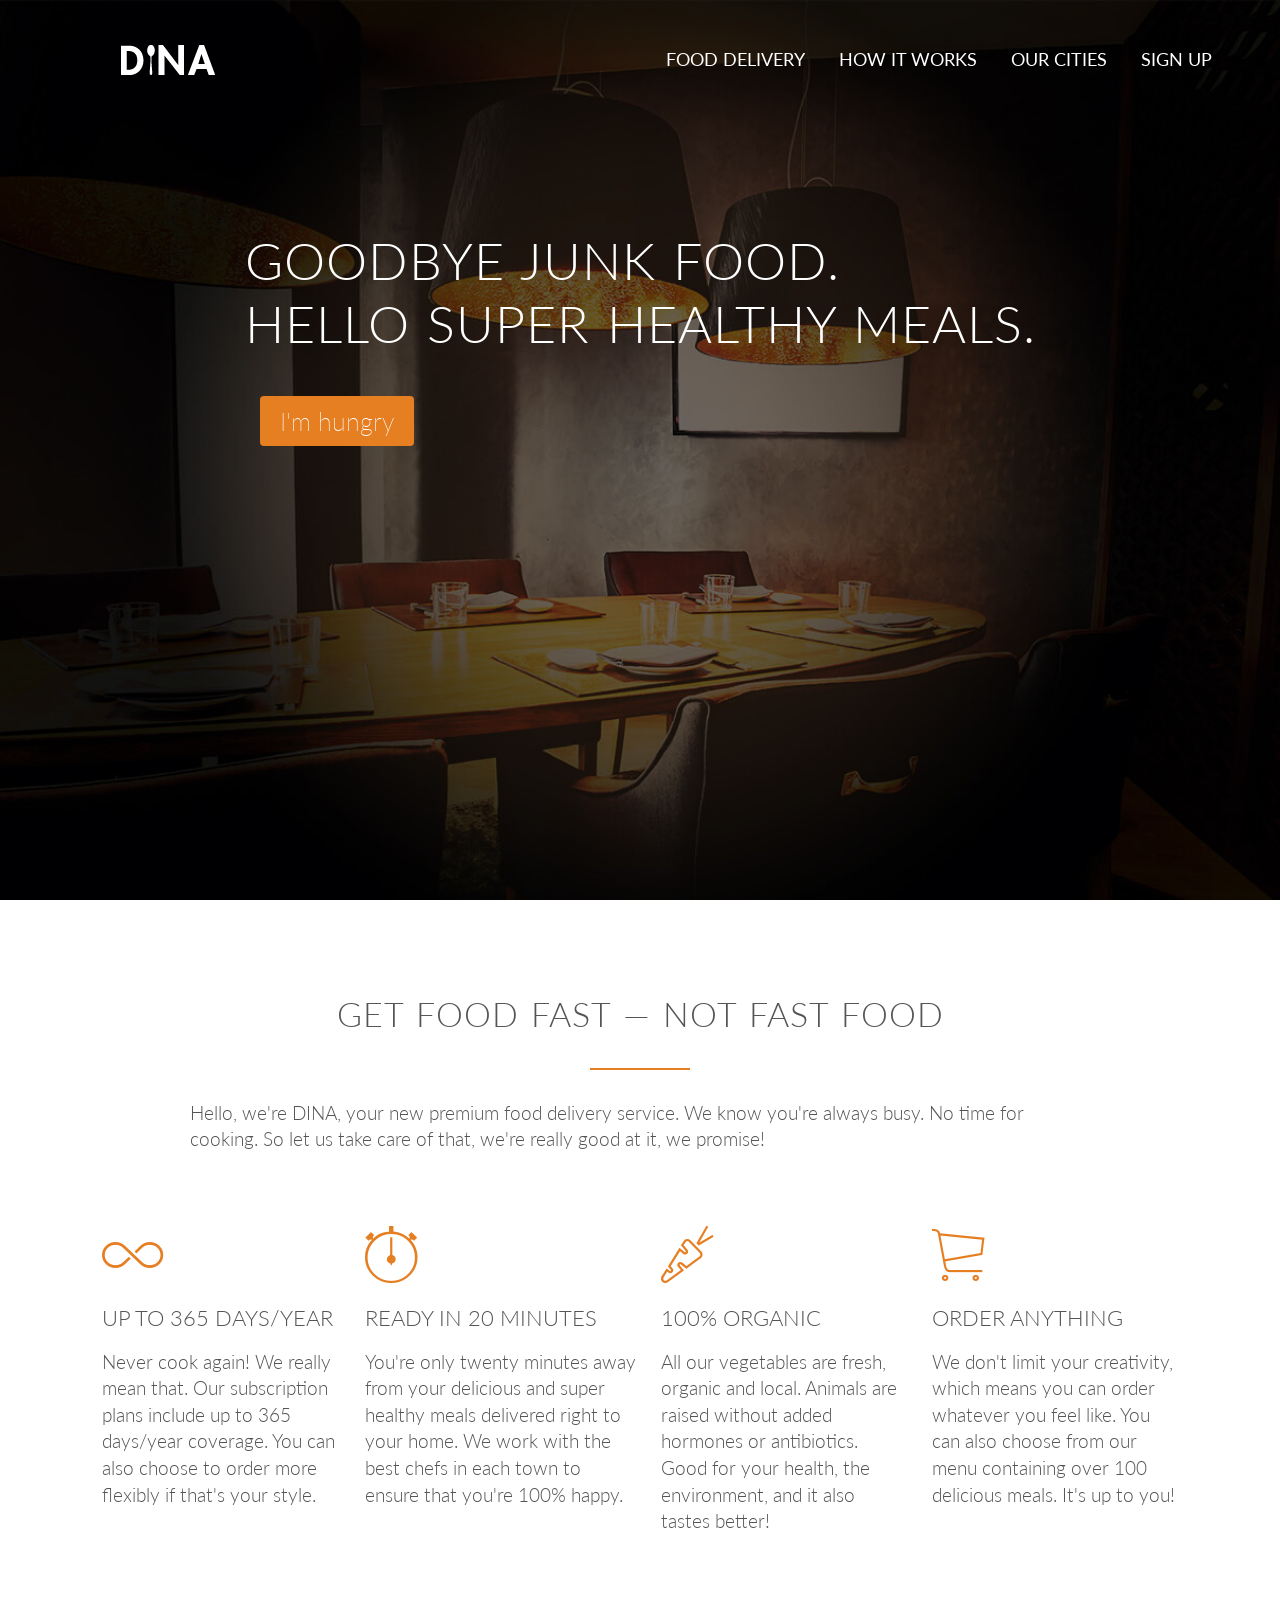
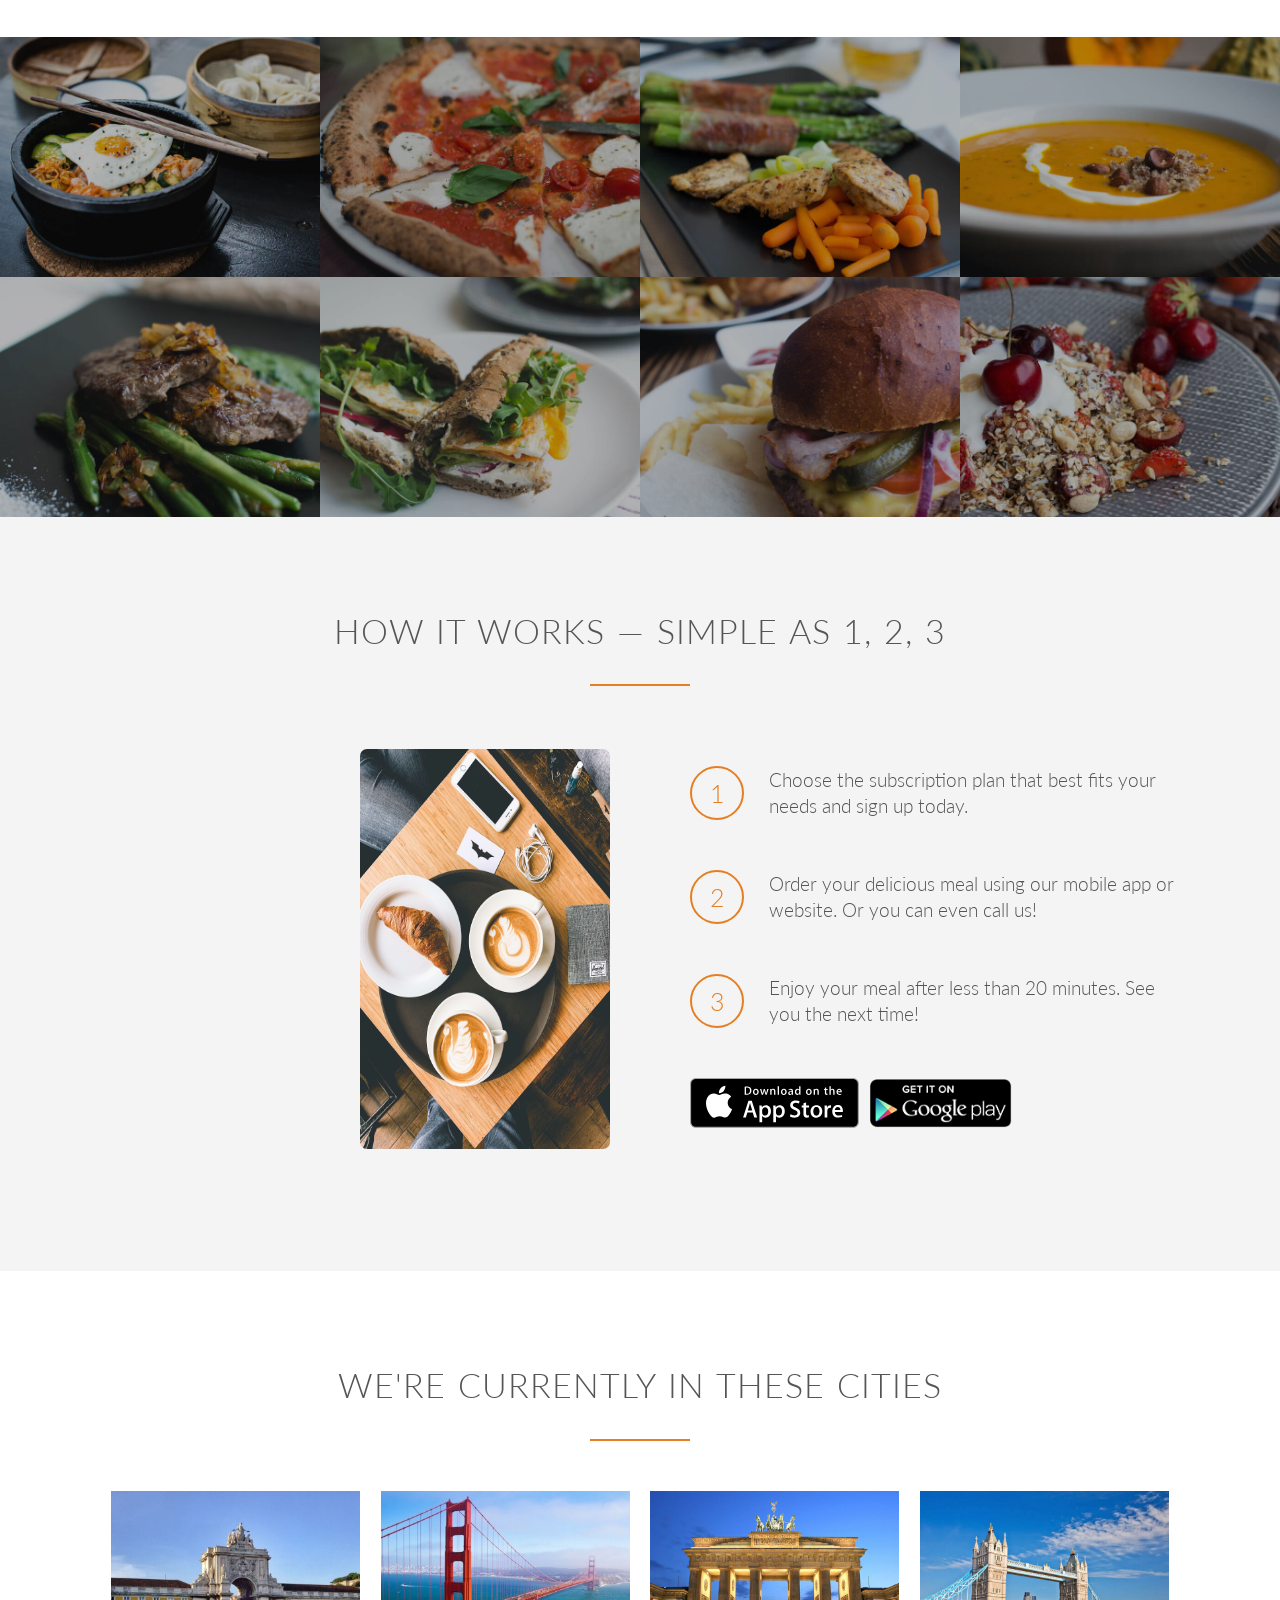
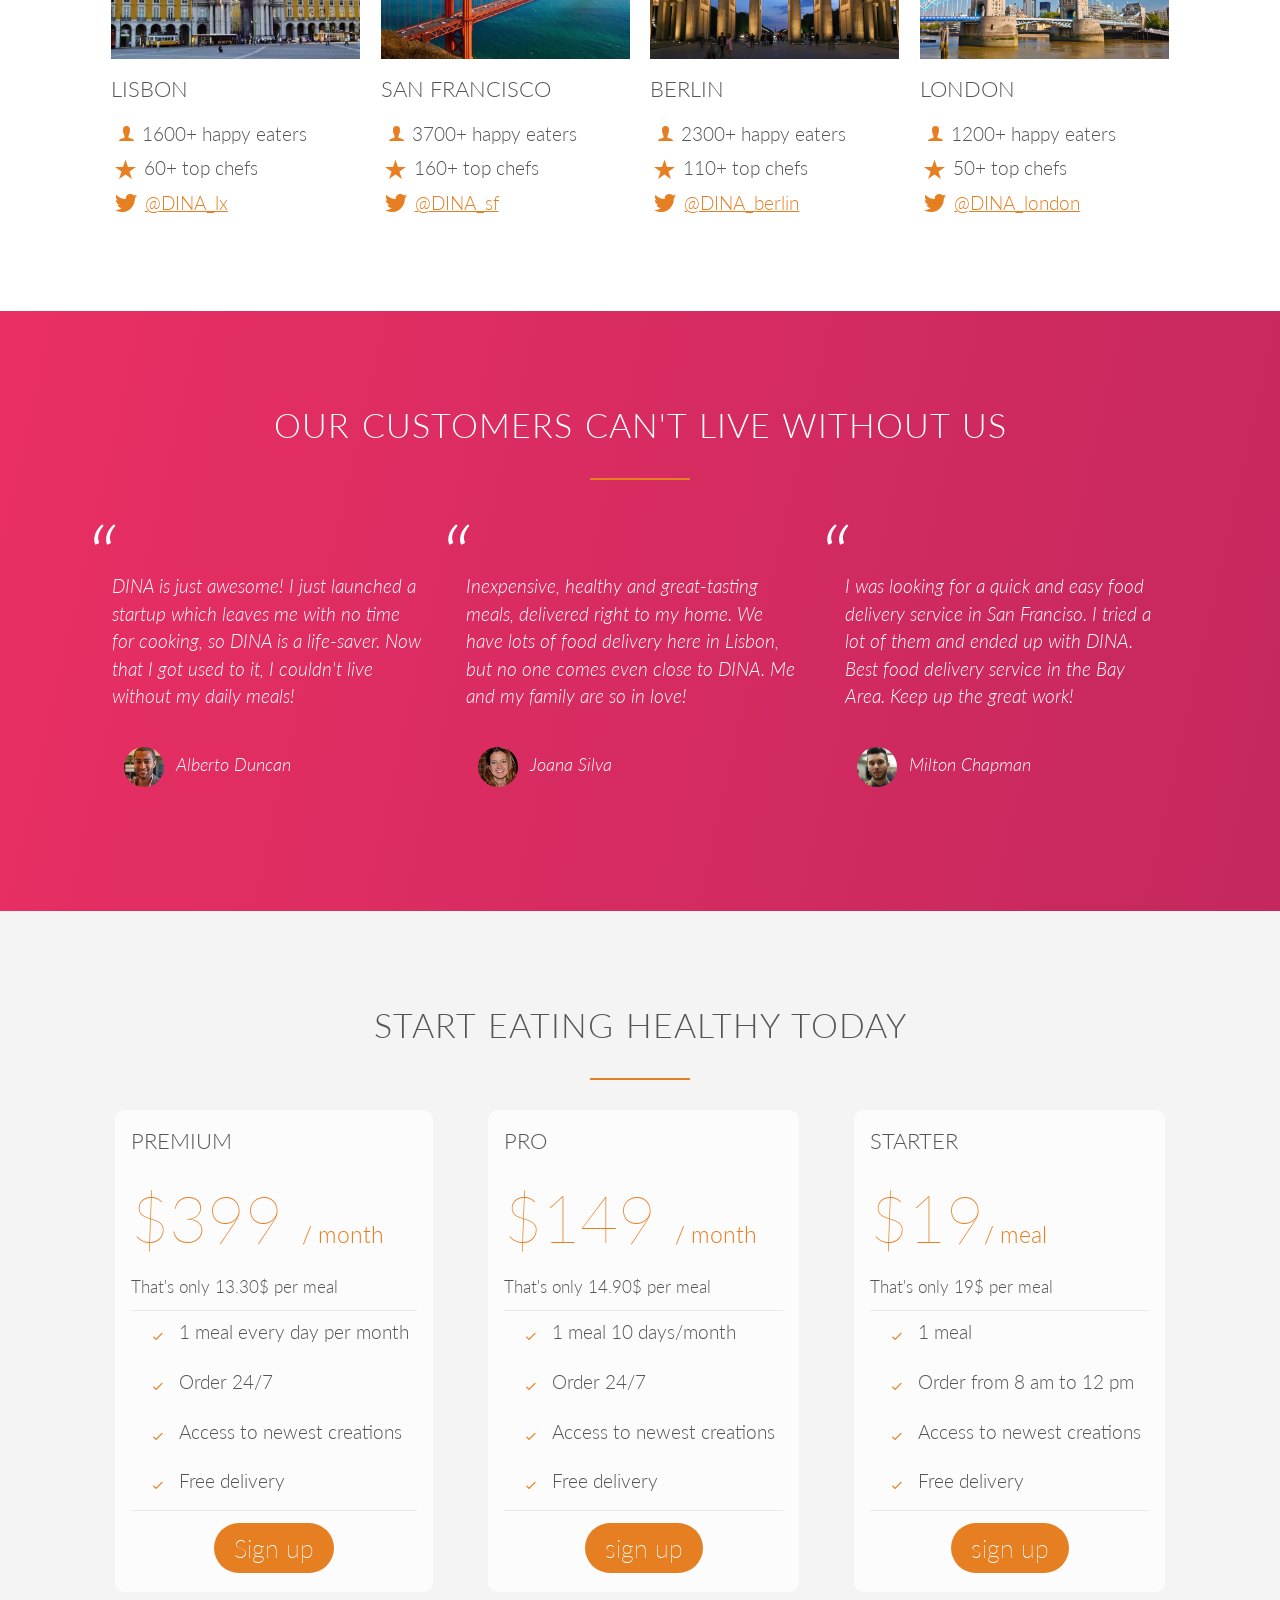
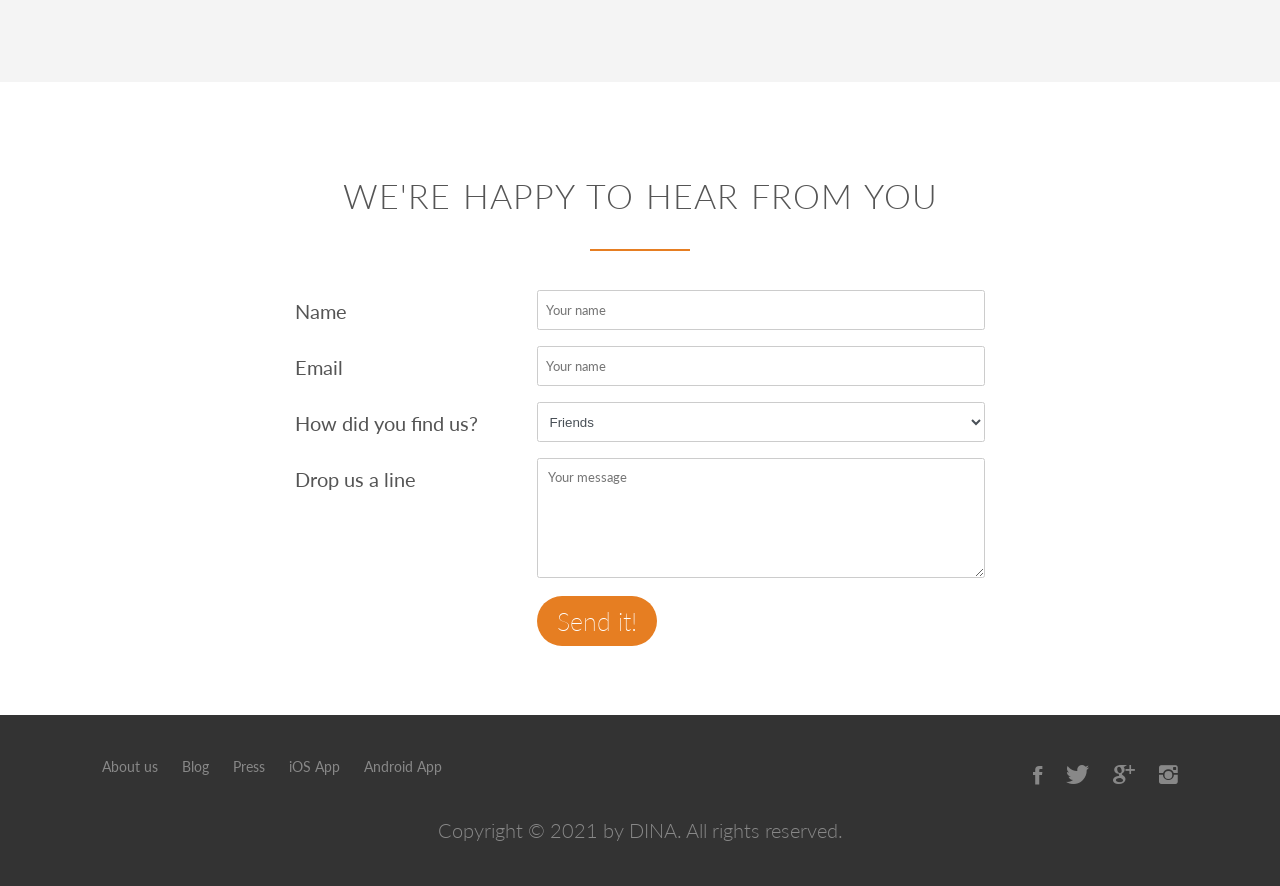
<file: index.html>
<!DOCTYPE html>
<html lang="en">

<head>
    <meta charset="UTF-8">
    <meta http-equiv="X-UA-Compatible" content="IE=edge">
    <meta name="viewport" content="width=device-width, initial-scale=1.0">
    <link rel="stylesheet" href="/css/styles.css">
    <link rel="stylesheet" href="/css/ionicons.min.css">
    <link rel="preconnect" href="https://fonts.gstatic.com">
    <link href="https://fonts.googleapis.com/css2?family=Lato:ital,wght@0,100;0,300;0,400;1,300&display=swap"
        rel="stylesheet">
    <title>DINA</title>
</head>

<body>
    <!-- Header  -->
    <header class="header">
        <nav class="topbar">
            <img class="logo" src="/images/logo-dina-white-1.png" alt="DINA-Logo">
            <ul class="navigation">
                <li class="navigation__item"><a href="#Delivery">FOOD DELIVERY</a></li>
                <li class="navigation__item"><a href="#how-it-works">HOW IT WORKS</a></li>
                <li class="navigation__item"><a href="#cities">OUR CITIES</a></li>
                <li class="navigation__item"><a href="#pricing">SIGN UP</a></li>
            </ul>
        </nav>
        <div class="header__content">
            <h1>GOODBYE JUNK FOOD.
                <br>
                HELLO SUPER HEALTHY MEALS.
            </h1>
            <div class="header__btn">
                <!-- <button class="btn btn__small"></button> -->
                <a href="#pricing"><button class="btn btn__big">I'm hungry</button></a>
            </div>
        </div>
    </header>

    <!-- Feartures Section  -->
    <section class="features-section white-section" id="Delivery">
        <div class="features-content">
            <h2>GET FOOD FAST — NOT FAST FOOD
            </h2>
            <p>Hello, we're DINA, your new premium food delivery service. We
                know you're always busy. No time
                for cooking. So let us take care of that, we're really good at it, we promise!
            </p>
        </div>

        <div class="features">
            <div class="features__box">
                <i class="ion-ios-infinite-outline icon-big"></i>
                <h3>UP TO 365 DAYS/YEAR
                </h3>
                <p>Never cook again! We really mean that. Our subscription plans include up to 365 days/year coverage.
                    You can also choose to order more flexibly if that's your style.
                </p>
            </div>
            <div class="features__box">
                <i class="ion-ios-stopwatch-outline icon-big"></i>
                <h3>READY IN 20 MINUTES</h3>
                <p>You're only twenty minutes away from your delicious and super healthy meals delivered right to your
                    home. We work with the best chefs in each town to ensure that you're 100% happy.
                </p>
            </div>
            <div class="features__box">
                <i class="ion-ios-nutrition-outline icon-big"></i>
                <h3>100% ORGANIC
                </h3>
                <p>All our vegetables are fresh, organic and local. Animals are raised without added hormones or
                    antibiotics. Good for your health, the environment, and it also tastes better!</p>
            </div>
            <div class="features__box">
                <i class="ion-ios-cart-outline icon-big"></i>
                <h3>ORDER ANYTHING
                </h3>
                <p>We don't limit your creativity, which means you can order whatever you feel like. You can also choose
                    from our menu containing over 100 delicious meals. It's up to you!
                </p>
            </div>
        </div>
    </section>

    <!-- image section  -->
    <section class="gallery clearfix">
        <div class="gallery__div">
            <img class="gallery__img" src="/images/1.jpg" alt="image-1">
        </div>
        <div class="gallery__div">
            <img class="gallery__img" src="/images/2.jpg" alt="image-2">
        </div>
        <div class="gallery__div">
            <img class="gallery__img" src="/images/3.jpg" alt="image-3">
        </div>
        <div class="gallery__div">
            <img class="gallery__img" src="/images/4.jpg" alt="image-4">
        </div>
        <div class="gallery__div">
            <img class="gallery__img" src="/images/5.jpg" alt="image-5">
        </div>
        <div class="gallery__div">
            <img class="gallery__img" src="/images/6.jpg" alt="image-6">
        </div>
        <div class="gallery__div">
            <img class="gallery__img" src="/images/7.jpg" alt="image-7">
        </div>
        <div class="gallery__div">
            <img class="gallery__img" src="/images/8.jpg" alt="image-8">
        </div>
    </section>

    <!-- howItWorks section  -->
    <section class="how-it-works-section grey-section" id="how-it-works">
        <h2>HOW IT WORKS — SIMPLE AS 1, 2, 3
        </h2>

        <div class="parent-box">

            <img class="parent-box__img" src="/images/tst.jpg" alt="Mobile-image">

            <div class="child-box">
                <div class="child-box__item">
                    <div>
                        <p class="child-box__bullets">1</p>
                    </div>
                    <div>
                        <p class="child-box__paragraphs">Choose the subscription plan that best fits your needs and sign
                            up today.
                        </p>
                    </div>
                </div>
                <div class="child-box__item">
                    <div>
                        <p class="child-box__bullets">2</p>
                    </div>
                    <div>
                        <p class="child-box__paragraphs">Order your delicious meal using our mobile app or website. Or
                            you can even call us!
                        </p>
                    </div>
                </div>
                <div class="child-box__item">
                    <div>
                        <p class="child-box__bullets">3</p>
                    </div>
                    <div>
                        <p class="child-box__paragraphs">Enjoy your meal after less than 20 minutes. See you the next
                            time!
                        </p>
                    </div>
                </div>
                <div class="child-box__item">
                    <div>
                        <img class="child-box__img" src="/images/download-app.svg" alt="Apple-image">
                    </div>
                    <div>
                        <img class="child-box__img" src="/images/download-app-android.png" alt="Android-image">
                    </div>
                </div>
            </div>
        </div>
    </section>

    <!-- Cities section  -->
    <section class="cities-section white-section" id="cities">
        <h2>WE'RE CURRENTLY IN THESE CITIES
        </h2>

        <div class="cities-parent">

            <div class="cities-child">

                <img class="cities-child__img" src="/images/lisbon-3.jpg" alt="LISBON">

                <h3>LISBON</h3>

                <div class="cities-child__content">
                    <div><i class="ion-ios-person icon-small sp"></i></div>
                    <div>
                        <p class="first-passage">1600+ happy eaters</p>
                    </div>
                </div>

                <div class="cities-child__content">
                    <div><i class="ion-ios-star icon-small"></i></div>
                    <div>
                        <p>60+ top chefs</p>
                    </div>
                </div>
                <div class="cities-child__content">
                    <div><i class="ion-social-twitter icon-small"></i></div>
                    <div>
                        <p><a href="#">@DINA_lx</a></p>
                    </div>
                </div>
            </div>

            <div class="cities-child">

                <img src="/images/san-francisco.jpg" alt="SAN FRANCISCO">

                <h3>SAN FRANCISCO</h3>

                <div class="cities-child__content">
                    <div><i class="ion-ios-person icon-small sp"></i></div>
                    <div>
                        <p class="first-passage">3700+ happy eaters</p>
                    </div>
                </div>
                <div class="cities-child__content">
                    <div><i class="ion-ios-star icon-small"></i></div>
                    <div>
                        <p>160+ top chefs</p>
                    </div>
                </div>
                <div class="cities-child__content">
                    <div><i class="ion-social-twitter icon-small"></i></div>
                    <div>
                        <p><a href="#">@DINA_sf</a></p>
                    </div>
                </div>
            </div>


            <div class="cities-child">

                <img src="/images/berlin.jpg" alt="BERLIN">

                <h3>BERLIN</h3>

                <div class="cities-child__content">
                    <div><i class="ion-ios-person icon-small sp"></i></div>
                    <div>
                        <p class="first-passage">2300+ happy eaters</p>
                    </div>
                </div>
                <div class="cities-child__content">
                    <div><i class="ion-ios-star icon-small"></i></div>
                    <div>
                        <p>110+ top chefs</p>
                    </div>
                </div>
                <div class="cities-child__content">
                    <div><i class="ion-social-twitter icon-small"></i></div>
                    <div>
                        <p><a href="#">@DINA_berlin</a></p>
                    </div>
                </div>
            </div>


            <div class="cities-child">

                <img src="/images/london.jpg" alt="LONDON">

                <h3>LONDON</h3>

                <div class="cities-child__content">
                    <div><i class="ion-ios-person icon-small sp"></i></div>
                    <div>
                        <p class="first-passage">1200+ happy eaters</p>
                    </div>
                </div>
                <div class="cities-child__content">
                    <div><i class="ion-ios-star icon-small"></i></div>
                    <div>
                        <p>50+ top chefs</p>
                    </div>
                </div>
                <div class="cities-child__content">
                    <div><i class="ion-social-twitter icon-small"></i></div>
                    <div>
                        <p><a href="#">@DINA_london</a></p>
                    </div>
                </div>
            </div>

        </div><!-- container div-->
    </section>

    <!-- Testimonials Section -->
    <section class="Testimonials-section">
        <h2>OUR CUSTOMERS CAN'T LIVE WITHOUT US
        </h2>

        <div class="testimonials-parent">
            <blockquote class="testimonials-parent__item">
                DINA is just awesome! I just launched a startup which leaves me with no time for cooking, so
                DINA is
                a life-saver. Now that I got used to it, I couldn't live without my daily meals!
                <cite class="testimonials-parent__cite"><img class="testimonials-parent__img"
                        src="/images/customer-1.jpg" alt="Customer 1 photo">Alberto
                    Duncan</cite>
            </blockquote>
            <blockquote class="testimonials-parent__item">
                Inexpensive, healthy and great-tasting meals, delivered right to my home. We have lots of food delivery
                here
                in Lisbon, but no one comes even close to DINA. Me and my family are so in love!
                <cite class="testimonials-parent__cite"><img class="testimonials-parent__img"
                        src="/images/customer-2.jpg" alt="Customer 2 photo">Joana Silva</cite>
            </blockquote>
            <blockquote class="testimonials-parent__item">
                I was looking for a quick and easy food delivery service in San Franciso. I tried a lot of them and
                ended up
                with DINA. Best food delivery service in the Bay Area. Keep up the great work!
                <cite class="testimonials-parent__cite"><img class="testimonials-parent__img"
                        src="/images/customer-3.jpg" alt="Customer 3 photo">Milton Chapman</cite>
            </blockquote>
        </div>
    </section>

    <!-- Pricing Section  -->
    <section class="Pricing-section grey-section" id="pricing">

        <h2>START EATING HEALTHY TODAY
        </h2>

        <div class="Pricing-parent">
            <!-- Premium Pricing -->
            <div class="Pricing-child">
                <h3>PREMIUM</h3>
                <p class="Pricing-child__price">$399 <span>/ month</span></p>
                <p class="Pricing-child__only">That's only 13.30$ per meal</p>
                <div class="Pricing-innerbox">
                    <div class="Pricing-innerbox__item">
                        <div><i class="ion-ios-checkmark-empty icon-small"></i></i></div>
                        <div>
                            <p>1 meal every day per month</p>
                        </div>
                    </div>
                    <div class="Pricing-innerbox__item">
                        <div><i class="ion-ios-checkmark-empty icon-small"></i></i></div>
                        <div>
                            <p>Order 24/7</p>
                        </div>
                    </div>
                    <div class="Pricing-innerbox__item">
                        <div><i class="ion-ios-checkmark-empty icon-small"></i></i></div>
                        <div>
                            <p>Access to newest creations
                            </p>
                        </div>
                    </div>
                    <div class="Pricing-innerbox__item">
                        <div><i class="ion-ios-checkmark-empty icon-small"></i></i></div>
                        <div>
                            <p>Free delivery
                            </p>
                        </div>
                    </div>
                </div>
                <button class="btn btn__small Pricing-parent__button">Sign up</button>

            </div>

            <!-- Pro Pricing -->
            <div class="Pricing-child">
                <h3>PRO</h3>
                <p class="Pricing-child__price">$149 <span>/ month</span></p>
                <p class="Pricing-child__only">That's only 14.90$ per meal</p>
                <div class="Pricing-innerbox">
                    <div class="Pricing-innerbox__item">
                        <div><i class="ion-ios-checkmark-empty icon-small"></i></i></div>
                        <div>
                            <p>1 meal 10 days/month</p>
                        </div>
                    </div>
                    <div class="Pricing-innerbox__item">
                        <div><i class="ion-ios-checkmark-empty icon-small"></i></i></div>
                        <div>
                            <p>Order 24/7</p>
                        </div>
                    </div>
                    <div class="Pricing-innerbox__item">
                        <div><i class="ion-ios-checkmark-empty icon-small"></i></i></div>
                        <div>
                            <p>Access to newest creations
                            </p>
                        </div>
                    </div>
                    <div class="Pricing-innerbox__item">
                        <div><i class="ion-ios-checkmark-empty icon-small"></i></i></div>
                        <div>
                            <p>Free delivery
                            </p>
                        </div>
                    </div>
                </div>
                <button class="btn btn__small Pricing-parent__button">sign up</button>
            </div>

            <!-- Starter Pricing -->
            <div class="Pricing-child">
                <h3>STARTER</h3>
                <p class="Pricing-child__price">$19<span>/ meal</span></p>
                <p class="Pricing-child__only">That's only 19$ per meal</p>

                <div class="Pricing-innerbox">
                    <div class="Pricing-innerbox__item">
                        <div><i class="ion-ios-checkmark-empty icon-small"></i></i></div>
                        <div>
                            <p>1 meal</p>
                        </div>
                    </div>
                    <div class="Pricing-innerbox__item">
                        <div><i class="ion-ios-checkmark-empty icon-small"></i></i></div>
                        <div>
                            <p>Order from 8 am to 12 pm</p>
                        </div>
                    </div>
                    <div class="Pricing-innerbox__item">
                        <div><i class="ion-ios-checkmark-empty icon-small"></i></i></div>
                        <div>
                            <p>Access to newest creations
                            </p>
                        </div>
                    </div>
                    <div class="Pricing-innerbox__item">
                        <div><i class="ion-ios-checkmark-empty icon-small"></i></i></div>
                        <div>
                            <p>Free delivery
                            </p>
                        </div>
                    </div>
                </div>
                <button class="btn btn__small Pricing-parent__button">sign up</button>
            </div>
        </div>
    </section>

    <section class="Contact-section white-section">
        <h2>WE'RE HAPPY TO HEAR FROM YOU
        </h2>
        <form class="contact-form">
            <div class="contact-form__item">
                <p>Name</p>
                <input type="name" class="contact-form__control" placeholder="Your name" required>
            </div>
            <div class="contact-form__item">
                <p>Email</p>
                <input type="email" class="contact-form__control" placeholder="Your name" required>
            </div>
            <div class="contact-form__item">
                <p>How did you find us?</p>
                <select name="find-us" class="contact-form__control">
                    <option value="Friedns">Friends</option>
                    <option value="SearchEngine">Search engine</option>
                    <option value="Advertisement">Advertisement</option>
                    <option value="other">other</option>
                </select>
            </div>
            <div class="contact-form__item">
                <p>Drop us a line</p>
                <textarea class="contact-form__control contact-form__comments" placeholder="Your message"></textarea>
            </div>
            <div class="contact-form__item">
                <button class="btn btn__small contact-form__btn">Send it!</button>
            </div>
        </form>
    </section>

    <section class="footer-section">
        <footer class="footer">
            <ul class="footer__nav">
                <li><a href="#">About us</a></li>
                <li><a href="#">Blog</a></li>
                <li><a href="#">Press</a></li>
                <li><a href="#">iOS App</a></li>
                <li><a href="#">Android App</a></li>
            </ul>
            <ul class="footer__icons">
                <li><a href="#"><i class="ion-social-facebook"></i></a></li>
                <li><a href="#"><i class="ion-social-twitter"></i></a></li>
                <li><a href="#"><i class="ion-social-googleplus"></i></a></li>
                <li><a href="#"><i class="ion-social-instagram"></i></a></li>
            </ul>
        </footer>
        <p class="footer__description">
            Copyright &copy; 2021 by DINA. All rights reserved.
        </p>
    </section>
</body>

</html>
</file>
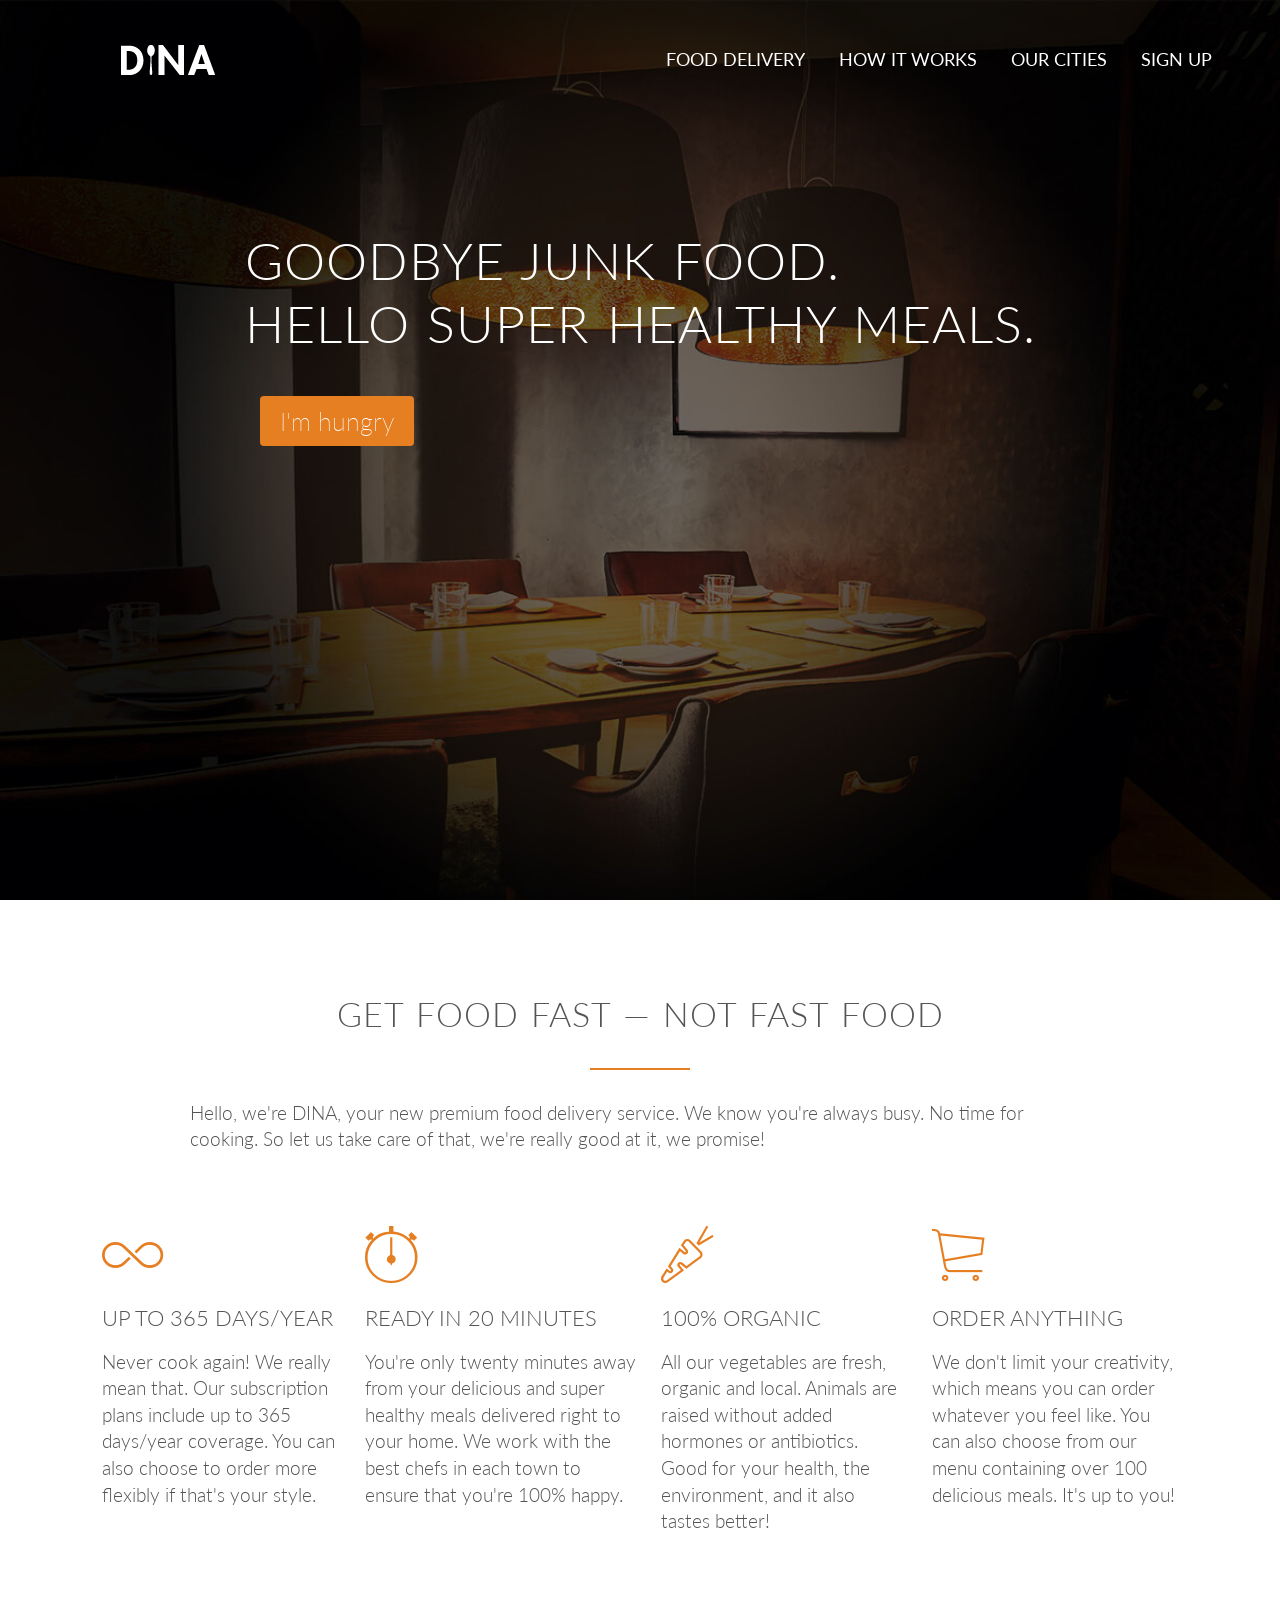
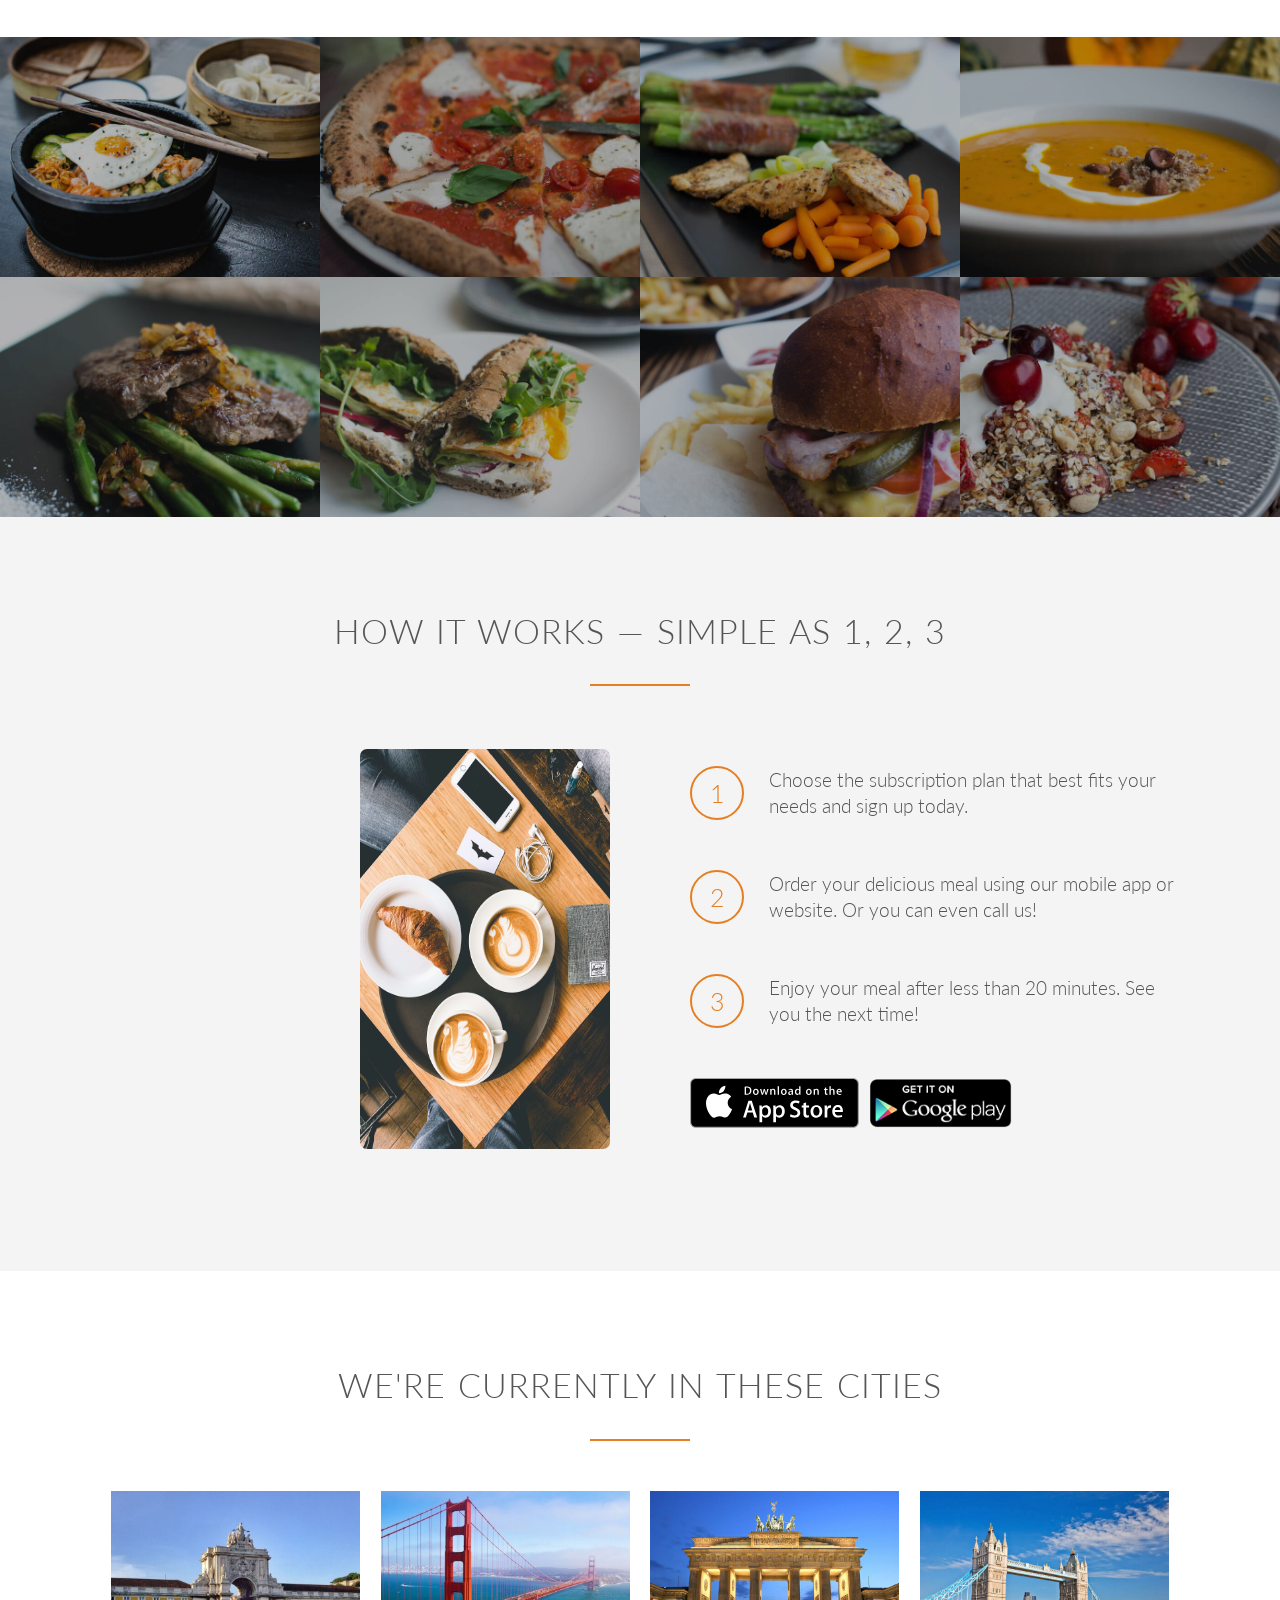
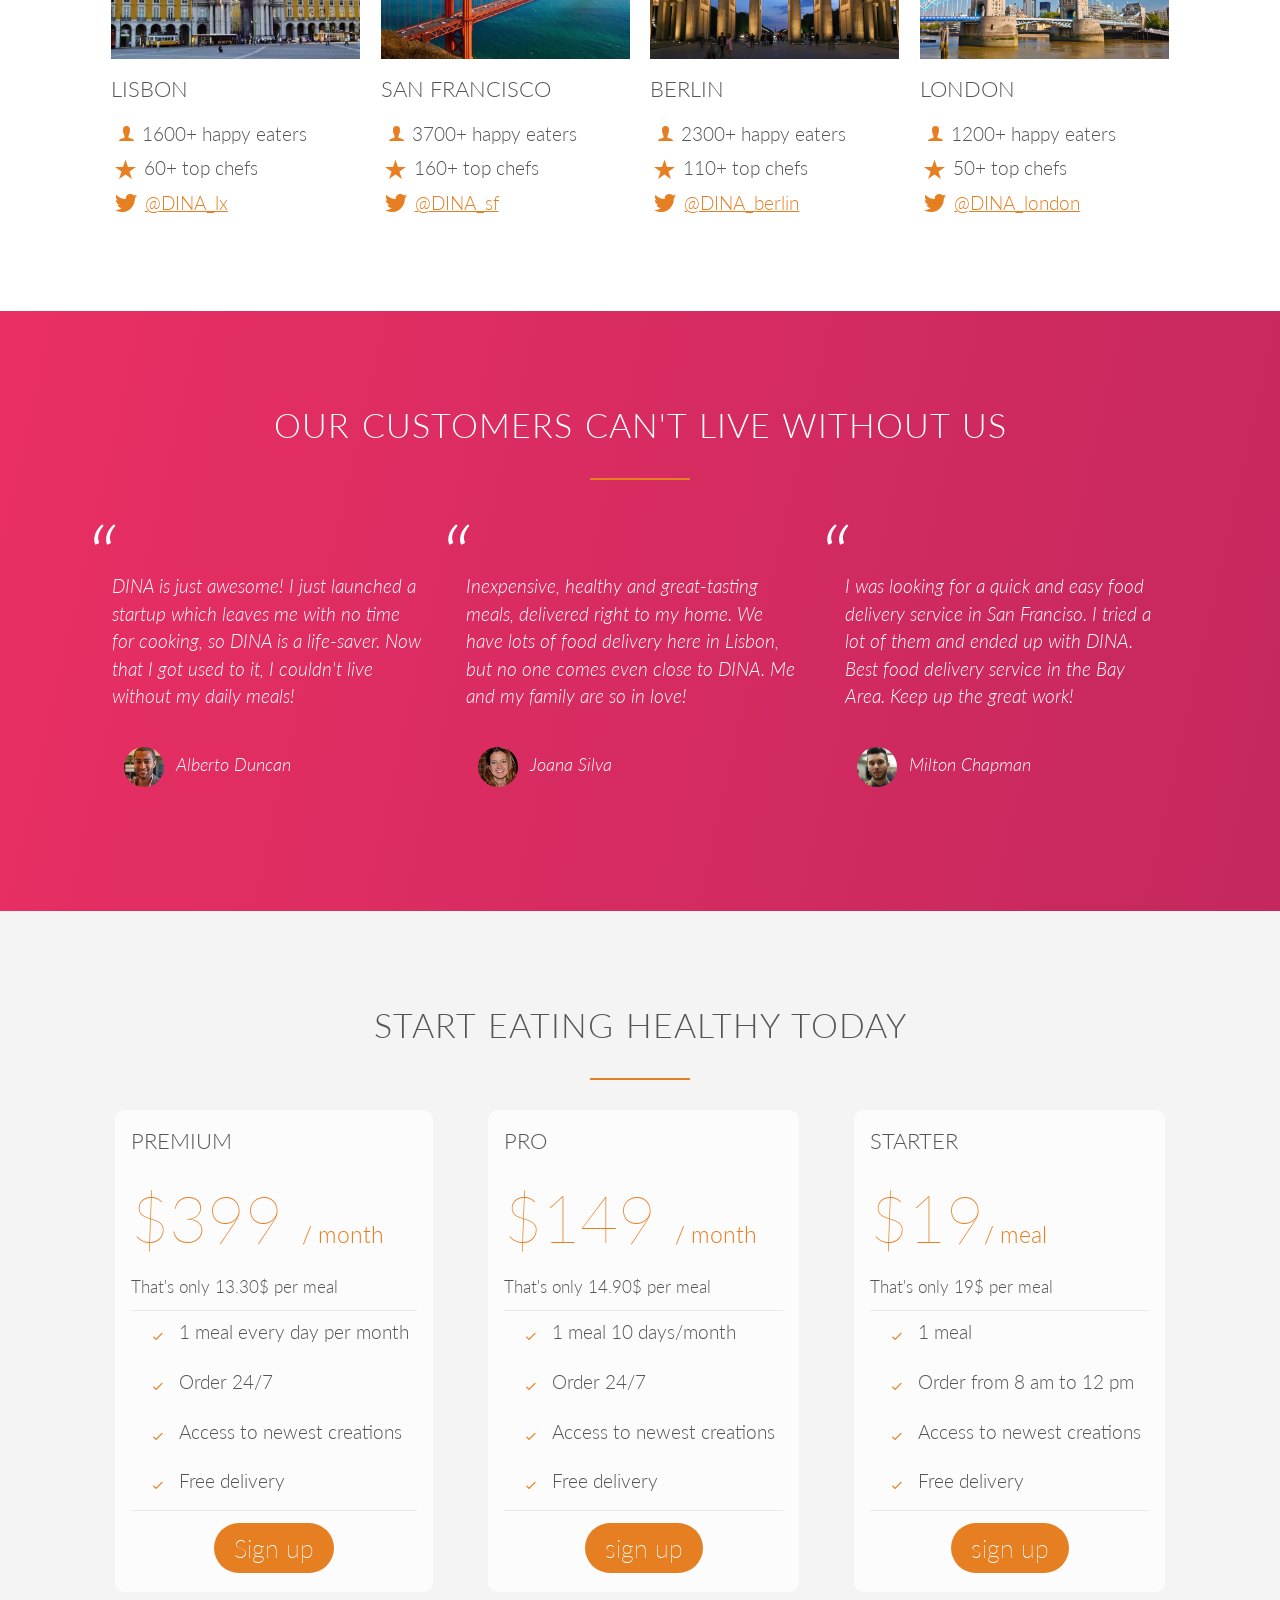
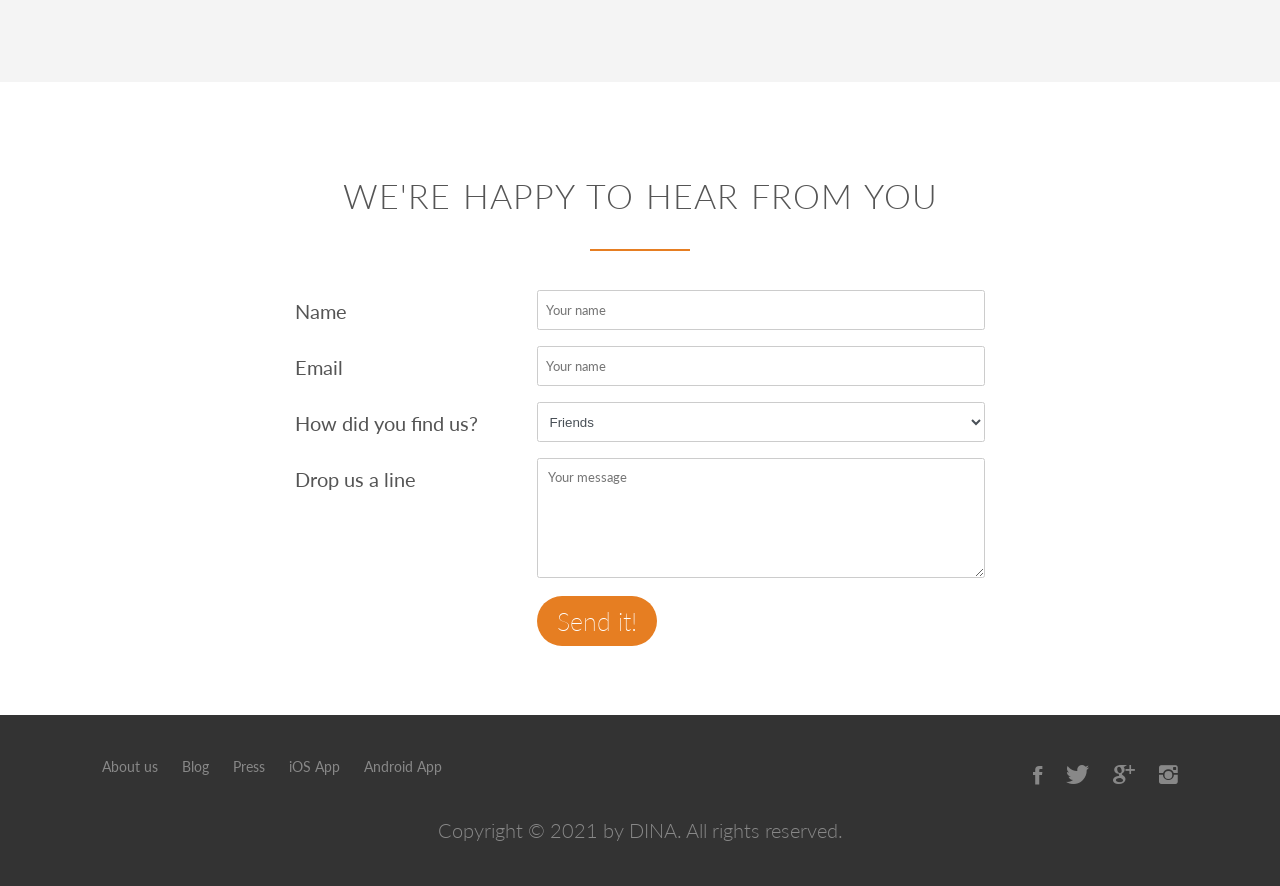
<file: html/index.html>
<!DOCTYPE html>
<html lang="en">

<head>
    <meta charset="UTF-8">
    <meta http-equiv="X-UA-Compatible" content="IE=edge">
    <meta name="viewport" content="width=device-width, initial-scale=1.0">
    <link rel="stylesheet" href="/css/styles.css">
    <link rel="stylesheet" href="/css/ionicons.min.css">
    <link href='http://fonts.googleapis.com/css?family=Lato:100,300,400,300italic' rel='stylesheet' type='text/css'>
    <title>DINA</title>
</head>

<body>
    <!-- Header  -->
    <header class="header">
        <nav class="topbar">
            <img class="logo" src="/images/logo-dina-white-1.png" alt="DINA-Logo">
            <ul class="navigation">
                <li class="navigation__item"><a href="#Delivery">FOOD DELIVERY</a></li>
                <li class="navigation__item"><a href="#how-it-works">HOW IT WORKS</a></li>
                <li class="navigation__item"><a href="#cities">OUR CITIES</a></li>
                <li class="navigation__item"><a href="#pricing">SIGN UP</a></li>
            </ul>
        </nav>
        <div class="header__content">
            <h1>GOODBYE JUNK FOOD.
                <br>
                HELLO SUPER HEALTHY MEALS.
            </h1>
            <div class="header__btn">
                <!-- <button class="btn btn__small"></button> -->
                <a href="#pricing"><button class="btn btn__big">I'm hungry</button></a>
            </div>
        </div>
    </header>

    <!-- Feartures Section  -->
    <section class="features-section white-section" id="Delivery">
        <div class="features-content">
            <h2>GET FOOD FAST — NOT FAST FOOD
            </h2>
            <p>Hello, we're DINA, your new premium food delivery service. We
                know you're always busy. No time
                for cooking. So let us take care of that, we're really good at it, we promise!
            </p>
        </div>

        <div class="features">
            <div class="features__box">
                <i class="ion-ios-infinite-outline icon-big"></i>
                <h3>UP TO 365 DAYS/YEAR
                </h3>
                <p>Never cook again! We really mean that. Our subscription plans include up to 365 days/year coverage.
                    You can also choose to order more flexibly if that's your style.
                </p>
            </div>
            <div class="features__box">
                <i class="ion-ios-stopwatch-outline icon-big"></i>
                <h3>READY IN 20 MINUTES</h3>
                <p>You're only twenty minutes away from your delicious and super healthy meals delivered right to your
                    home. We work with the best chefs in each town to ensure that you're 100% happy.
                </p>
            </div>
            <div class="features__box">
                <i class="ion-ios-nutrition-outline icon-big"></i>
                <h3>100% ORGANIC
                </h3>
                <p>All our vegetables are fresh, organic and local. Animals are raised without added hormones or
                    antibiotics. Good for your health, the environment, and it also tastes better!</p>
            </div>
            <div class="features__box">
                <i class="ion-ios-cart-outline icon-big"></i>
                <h3>ORDER ANYTHING
                </h3>
                <p>We don't limit your creativity, which means you can order whatever you feel like. You can also choose
                    from our menu containing over 100 delicious meals. It's up to you!
                </p>
            </div>
        </div>
    </section>

    <!-- image section  -->
    <section class="gallery clearfix">
        <div class="gallery__div">
            <img class="gallery__img" src="/images/1.jpg" alt="image-1">
        </div>
        <div class="gallery__div">
            <img class="gallery__img" src="/images/2.jpg" alt="image-2">
        </div>
        <div class="gallery__div">
            <img class="gallery__img" src="/images/3.jpg" alt="image-3">
        </div>
        <div class="gallery__div">
            <img class="gallery__img" src="/images/4.jpg" alt="image-4">
        </div>
        <div class="gallery__div">
            <img class="gallery__img" src="/images/5.jpg" alt="image-5">
        </div>
        <div class="gallery__div">
            <img class="gallery__img" src="/images/6.jpg" alt="image-6">
        </div>
        <div class="gallery__div">
            <img class="gallery__img" src="/images/7.jpg" alt="image-7">
        </div>
        <div class="gallery__div">
            <img class="gallery__img" src="/images/8.jpg" alt="image-8">
        </div>
    </section>

    <!-- howItWorks section  -->
    <section class="how-it-works-section grey-section" id="how-it-works">
        <h2>HOW IT WORKS — SIMPLE AS 1, 2, 3
        </h2>

        <div class="parent-box">

            <img class="parent-box__img" src="/images/tst.jpg" alt="Mobile-image">

            <div class="child-box">
                <div class="child-box__item">
                    <div>
                        <p class="child-box__bullets">1</p>
                    </div>
                    <div>
                        <p class="child-box__paragraphs">Choose the subscription plan that best fits your needs and sign
                            up today.
                        </p>
                    </div>
                </div>
                <div class="child-box__item">
                    <div>
                        <p class="child-box__bullets">2</p>
                    </div>
                    <div>
                        <p class="child-box__paragraphs">Order your delicious meal using our mobile app or website. Or
                            you can even call us!
                        </p>
                    </div>
                </div>
                <div class="child-box__item">
                    <div>
                        <p class="child-box__bullets">3</p>
                    </div>
                    <div>
                        <p class="child-box__paragraphs">Enjoy your meal after less than 20 minutes. See you the next
                            time!
                        </p>
                    </div>
                </div>
                <div class="child-box__item">
                    <div>
                        <img class="child-box__img" src="/images/download-app.svg" alt="Apple-image">
                    </div>
                    <div>
                        <img class="child-box__img" src="/images/download-app-android.png" alt="Android-image">
                    </div>
                </div>
            </div>
        </div>
    </section>

    <!-- Cities section  -->
    <section class="cities-section white-section" id="cities">
        <h2>WE'RE CURRENTLY IN THESE CITIES
        </h2>

        <div class="cities-parent">

            <div class="cities-child">

                <img class="cities-child__img" src="/images/lisbon-3.jpg" alt="LISBON">

                <h3>LISBON</h3>

                <div class="cities-child__content">
                    <div><i class="ion-ios-person icon-small sp"></i></div>
                    <div>
                        <p class="first-passage">1600+ happy eaters</p>
                    </div>
                </div>

                <div class="cities-child__content">
                    <div><i class="ion-ios-star icon-small"></i></div>
                    <div>
                        <p>60+ top chefs</p>
                    </div>
                </div>
                <div class="cities-child__content">
                    <div><i class="ion-social-twitter icon-small"></i></div>
                    <div>
                        <p><a href="#">@DINA_lx</a></p>
                    </div>
                </div>
            </div>

            <div class="cities-child">

                <img src="/images/san-francisco.jpg" alt="SAN FRANCISCO">

                <h3>SAN FRANCISCO</h3>

                <div class="cities-child__content">
                    <div><i class="ion-ios-person icon-small sp"></i></div>
                    <div>
                        <p class="first-passage">3700+ happy eaters</p>
                    </div>
                </div>
                <div class="cities-child__content">
                    <div><i class="ion-ios-star icon-small"></i></div>
                    <div>
                        <p>160+ top chefs</p>
                    </div>
                </div>
                <div class="cities-child__content">
                    <div><i class="ion-social-twitter icon-small"></i></div>
                    <div>
                        <p><a href="#">@DINA_sf</a></p>
                    </div>
                </div>
            </div>


            <div class="cities-child">

                <img src="/images/berlin.jpg" alt="BERLIN">

                <h3>BERLIN</h3>

                <div class="cities-child__content">
                    <div><i class="ion-ios-person icon-small sp"></i></div>
                    <div>
                        <p class="first-passage">2300+ happy eaters</p>
                    </div>
                </div>
                <div class="cities-child__content">
                    <div><i class="ion-ios-star icon-small"></i></div>
                    <div>
                        <p>110+ top chefs</p>
                    </div>
                </div>
                <div class="cities-child__content">
                    <div><i class="ion-social-twitter icon-small"></i></div>
                    <div>
                        <p><a href="#">@DINA_berlin</a></p>
                    </div>
                </div>
            </div>


            <div class="cities-child">

                <img src="/images/london.jpg" alt="LONDON">

                <h3>LONDON</h3>

                <div class="cities-child__content">
                    <div><i class="ion-ios-person icon-small sp"></i></div>
                    <div>
                        <p class="first-passage">1200+ happy eaters</p>
                    </div>
                </div>
                <div class="cities-child__content">
                    <div><i class="ion-ios-star icon-small"></i></div>
                    <div>
                        <p>50+ top chefs</p>
                    </div>
                </div>
                <div class="cities-child__content">
                    <div><i class="ion-social-twitter icon-small"></i></div>
                    <div>
                        <p><a href="#">@DINA_london</a></p>
                    </div>
                </div>
            </div>

        </div><!-- container div-->
    </section>

    <!-- Testimonials Section -->
    <section class="Testimonials-section">
        <h2>OUR CUSTOMERS CAN'T LIVE WITHOUT US
        </h2>

        <div class="testimonials-parent">
            <blockquote class="testimonials-parent__item">
                DINA is just awesome! I just launched a startup which leaves me with no time for cooking, so
                DINA is
                a life-saver. Now that I got used to it, I couldn't live without my daily meals!
                <cite class="testimonials-parent__cite"><img class="testimonials-parent__img"
                        src="/images/customer-1.jpg" alt="Customer 1 photo">Alberto
                    Duncan</cite>
            </blockquote>
            <blockquote class="testimonials-parent__item">
                Inexpensive, healthy and great-tasting meals, delivered right to my home. We have lots of food delivery
                here
                in Lisbon, but no one comes even close to DINA. Me and my family are so in love!
                <cite class="testimonials-parent__cite"><img class="testimonials-parent__img"
                        src="/images/customer-2.jpg" alt="Customer 2 photo">Joana Silva</cite>
            </blockquote>
            <blockquote class="testimonials-parent__item">
                I was looking for a quick and easy food delivery service in San Franciso. I tried a lot of them and
                ended up
                with DINA. Best food delivery service in the Bay Area. Keep up the great work!
                <cite class="testimonials-parent__cite"><img class="testimonials-parent__img"
                        src="/images/customer-3.jpg" alt="Customer 3 photo">Milton Chapman</cite>
            </blockquote>
        </div>
    </section>

    <!-- Pricing Section  -->
    <section class="Pricing-section grey-section" id="pricing">

        <h2>START EATING HEALTHY TODAY
        </h2>

        <div class="Pricing-parent">
            <!-- Premium Pricing -->
            <div class="Pricing-child">
                <h3>PREMIUM</h3>
                <p class="Pricing-child__price">$399 <span>/ month</span></p>
                <p class="Pricing-child__only">That's only 13.30$ per meal</p>
                <div class="Pricing-innerbox">
                    <div class="Pricing-innerbox__item">
                        <div><i class="ion-ios-checkmark-empty icon-small"></i></i></div>
                        <div>
                            <p>1 meal every day per month</p>
                        </div>
                    </div>
                    <div class="Pricing-innerbox__item">
                        <div><i class="ion-ios-checkmark-empty icon-small"></i></i></div>
                        <div>
                            <p>Order 24/7</p>
                        </div>
                    </div>
                    <div class="Pricing-innerbox__item">
                        <div><i class="ion-ios-checkmark-empty icon-small"></i></i></div>
                        <div>
                            <p>Access to newest creations
                            </p>
                        </div>
                    </div>
                    <div class="Pricing-innerbox__item">
                        <div><i class="ion-ios-checkmark-empty icon-small"></i></i></div>
                        <div>
                            <p>Free delivery
                            </p>
                        </div>
                    </div>
                </div>
                <button class="btn btn__small Pricing-parent__button">Sign up</button>

            </div>

            <!-- Pro Pricing -->
            <div class="Pricing-child">
                <h3>PRO</h3>
                <p class="Pricing-child__price">$149 <span>/ month</span></p>
                <p class="Pricing-child__only">That's only 14.90$ per meal</p>
                <div class="Pricing-innerbox">
                    <div class="Pricing-innerbox__item">
                        <div><i class="ion-ios-checkmark-empty icon-small"></i></i></div>
                        <div>
                            <p>1 meal 10 days/month</p>
                        </div>
                    </div>
                    <div class="Pricing-innerbox__item">
                        <div><i class="ion-ios-checkmark-empty icon-small"></i></i></div>
                        <div>
                            <p>Order 24/7</p>
                        </div>
                    </div>
                    <div class="Pricing-innerbox__item">
                        <div><i class="ion-ios-checkmark-empty icon-small"></i></i></div>
                        <div>
                            <p>Access to newest creations
                            </p>
                        </div>
                    </div>
                    <div class="Pricing-innerbox__item">
                        <div><i class="ion-ios-checkmark-empty icon-small"></i></i></div>
                        <div>
                            <p>Free delivery
                            </p>
                        </div>
                    </div>
                </div>
                <button class="btn btn__small Pricing-parent__button">sign up</button>
            </div>

            <!-- Starter Pricing -->
            <div class="Pricing-child">
                <h3>STARTER</h3>
                <p class="Pricing-child__price">$19<span>/ meal</span></p>
                <p class="Pricing-child__only">That's only 19$ per meal</p>

                <div class="Pricing-innerbox">
                    <div class="Pricing-innerbox__item">
                        <div><i class="ion-ios-checkmark-empty icon-small"></i></i></div>
                        <div>
                            <p>1 meal</p>
                        </div>
                    </div>
                    <div class="Pricing-innerbox__item">
                        <div><i class="ion-ios-checkmark-empty icon-small"></i></i></div>
                        <div>
                            <p>Order from 8 am to 12 pm</p>
                        </div>
                    </div>
                    <div class="Pricing-innerbox__item">
                        <div><i class="ion-ios-checkmark-empty icon-small"></i></i></div>
                        <div>
                            <p>Access to newest creations
                            </p>
                        </div>
                    </div>
                    <div class="Pricing-innerbox__item">
                        <div><i class="ion-ios-checkmark-empty icon-small"></i></i></div>
                        <div>
                            <p>Free delivery
                            </p>
                        </div>
                    </div>
                </div>
                <button class="btn btn__small Pricing-parent__button">sign up</button>
            </div>
        </div>
    </section>

    <section class="Contact-section white-section">
        <h2>WE'RE HAPPY TO HEAR FROM YOU
        </h2>
        <form class="contact-form">
            <div class="contact-form__item">
                <p>Name</p>
                <input type="name" class="contact-form__control" placeholder="Your name" required>
            </div>
            <div class="contact-form__item">
                <p>Email</p>
                <input type="email" class="contact-form__control" placeholder="Your name" required>
            </div>
            <div class="contact-form__item">
                <p>How did you find us?</p>
                <select name="find-us" class="contact-form__control">
                    <option value="Friedns">Friends</option>
                    <option value="SearchEngine">Search engine</option>
                    <option value="Advertisement">Advertisement</option>
                    <option value="other">other</option>
                </select>
            </div>
            <div class="contact-form__item">
                <p>Drop us a line</p>
                <textarea class="contact-form__control contact-form__comments" placeholder="Your message"></textarea>
            </div>
            <div class="contact-form__item">
                <button class="btn btn__small contact-form__btn">Send it!</button>
            </div>
        </form>
    </section>

    <section class="footer-section">
        <footer class="footer">
            <ul class="footer__nav">
                <li><a href="#">About us</a></li>
                <li><a href="#">Blog</a></li>
                <li><a href="#">Press</a></li>
                <li><a href="#">iOS App</a></li>
                <li><a href="#">Android App</a></li>
            </ul>
            <ul class="footer__icons">
                <li><a href="#"><i class="ion-social-facebook"></i></a></li>
                <li><a href="#"><i class="ion-social-twitter"></i></a></li>
                <li><a href="#"><i class="ion-social-googleplus"></i></a></li>
                <li><a href="#"><i class="ion-social-instagram"></i></a></li>
            </ul>
        </footer>
        <p class="footer__description">
            Copyright &copy; 2021 by DINA. All rights reserved.
        </p>
    </section>
</body>

</html>
</file>
<file: css/styles.css>
:root {
  --color-primary: #eb2f64;
  --color-primary-light: #ff3366;
  --color-primary-dark: #ba265d;
  --color-grey-light-1: #faf9f9;
  --color-grey-light-2: #f4f2f2;
  --color-grey-light-3: #f0eeee;
  --color-grey-light-4: #ccc;
  --color-grey-dark-1: #333;
  --color-grey-dark-2: #777;
  --color-grey-dark-3: #999;
  --shadow-dark: 0 2rem 6rem rgba(0, 0, 0, 0.3);
  --shadow-light: 0 2rem 5rem rgba(0, 0, 0, 0.06);
  --line: 1px solid var(--color-grey-light-2); }

* {
  margin: 0;
  padding: 0; }

*,
*::before,
*::after {
  scroll-behavior: smooth;
  box-sizing: inherit; }

html {
  box-sizing: border-box;
  font-size: 62.5%; }
  @media only screen and (max-width: 77em) {
    html {
      font-size: 50%; } }
  @media only screen and (max-width: 62.5em) {
    html {
      font-size: 47.7%; } }

body {
  background-color: var(--color-primary);
  line-height: 1.4;
  font-weight: 400;
  color: var(--color-grey-dark-2);
  background-image: linear-gradient(to right bottom, var(--color-primary-light), var(--color-primary-dark));
  background-size: cover;
  background-repeat: no-repeat;
  min-height: 100vh; }

body,
input,
textarea,
button {
  font-family: "Lato", "Arial", sans-serif;
  color: white; }

/****************/
/***HEADINGS***/
/************/
h1,
h2,
h3 {
  font-weight: 300;
  text-transform: uppercase; }

h1 {
  margin-bottom: 2.2rem;
  font-size: 5.2rem;
  word-spacing: 0.2rem;
  letter-spacing: 0.1rem;
  line-height: 1.2; }
  @media only screen and (max-width: 37.5em) {
    h1 {
      font-size: 3.8rem; } }

h2 {
  color: #555555;
  font-size: 3.4rem;
  word-spacing: 0.2rem;
  text-align: center;
  margin-bottom: 3rem;
  letter-spacing: 0.1rem; }
  h2:after {
    content: " ";
    display: block;
    height: 0.2rem;
    background-color: #e67e22;
    width: 10rem;
    margin: 0 auto;
    margin-top: 3rem; }

h3 {
  font-size: 2.2rem;
  margin-bottom: 1.5rem; }

/****************/
/***Paragraphs***/
/************/
p,
blockquote {
  font-size: 1.9rem;
  font-weight: 300; }

/****************/
/***Icons***/
/************/
i {
  font-size: 7rem;
  color: #e67e22; }

.icon-small {
  margin: 0.4rem 0.4rem;
  color: #e67e22;
  font-size: 2.4rem; }

/****************/
/***Buttons***/
/************/
.btn {
  font-weight: 200;
  font-size: 25px;
  padding: 10px 20px; }
  .btn__small {
    border-radius: 200px;
    background-color: #e67e22;
    border: none;
    color: #fff;
    transition: all 0.3s; }
    .btn__small:hover {
      background-color: #cf6d17;
      cursor: pointer; }
  .btn__big {
    border-radius: 4px;
    background-color: #e67e22;
    border: none;
    color: #fff;
    margin-left: 20px;
    transition: all 0.3s; }
    .btn__big:hover {
      background-color: #cf6d17;
      color: white;
      cursor: pointer; }

@media (max-width: 700px) {
  .big {
    margin-left: 7px; }
  .btn {
    font-size: 15px;
    border-radius: 200px;
    padding: 9px 24px; } }

/**************************/
/***Global Styling***/
/************/
.white-section {
  padding: 9rem;
  background-color: white;
  color: #555555; }
  @media only screen and (max-width: 62.5em) {
    .white-section {
      padding: 5rem; } }
  @media only screen and (max-width: 56.25em) {
    .white-section {
      padding: 3rem; } }

.grey-section {
  padding: 9rem;
  background-color: #f4f4f4;
  color: #555555; }
  @media only screen and (max-width: 62.5em) {
    .grey-section {
      padding: 5rem; } }
  @media only screen and (max-width: 56.25em) {
    .grey-section {
      padding: 3rem; } }

.clearfix {
  zoom: 1; }

.clearfix:after {
  content: ".";
  display: block;
  clear: both;
  height: 0;
  visibility: hidden; }

/**************************/
/***Header***/
/************/
.header {
  height: 100vh;
  background-image: url("/images/slider_1 (3).jpg");
  background-size: cover;
  background-position: center;
  height: 100vh;
  background-attachment: fixed; }
  .header__content {
    display: flex;
    flex-direction: column;
    justify-content: center;
    align-items: center;
    max-width: 80rem;
    margin-top: 11rem;
    margin: 11rem auto 0rem auto; }
    @media only screen and (max-width: 37.5em) {
      .header__content {
        margin-left: 4.4rem; } }
  .header__btn {
    margin-top: 2rem;
    align-self: flex-start; }

/**************************/
/***Navigation***/
/************/
.topbar {
  display: flex;
  justify-content: space-between;
  align-items: center;
  padding: 3rem;
  max-width: 140rem;
  margin: auto; }

.logo {
  width: 9.5rem;
  margin-left: 9rem; }
  @media only screen and (max-width: 37.5em) {
    .logo {
      margin-left: 1.2rem; } }

.navigation {
  display: flex;
  list-style: none;
  justify-content: center;
  align-items: center;
  margin-right: 2.1rem; }
  .navigation__item {
    cursor: pointer;
    font-size: 1.8rem;
    padding: 1.7rem; }
    .navigation__item a {
      text-decoration: none;
      color: white; }
  @media only screen and (max-width: 62.5em) {
    .navigation {
      display: none; } }

/****************/
/***Features Section***/
/************/
.features-content {
  max-width: 90rem;
  margin: auto;
  margin-bottom: 4rem; }
  @media only screen and (max-width: 56.25em) {
    .features-content {
      margin-bottom: 2rem; } }

.features {
  max-width: 120rem;
  margin: auto;
  display: flex; }
  @media only screen and (max-width: 50em) {
    .features {
      flex-direction: column; } }
  .features__box {
    padding: 1.2rem; }
    @media only screen and (max-width: 56.25em) {
      .features__box {
        padding: 0.5rem; } }

/****************/
/***Image Section***/
/************/
.gallery {
  width: 100%; }
  .gallery__div {
    display: flex;
    float: left;
    width: 25%;
    margin: 0;
    overflow: hidden;
    background-color: #000; }
  .gallery__img {
    display: block;
    width: 100%;
    opacity: 0.7;
    height: auto;
    transform: scale(1.15);
    transition: transform 0.5s, opacity 0.5s; }
    .gallery__img:hover {
      opacity: 1;
      transform: scale(1.03); }

/****************/
/***How It works***/
/************/
.parent-box {
  display: flex;
  align-items: center;
  justify-content: flex-end; }
  @media only screen and (max-width: 37.5em) {
    .parent-box {
      flex-direction: column; } }
  @media only screen and (min-width: 1500px) {
    .parent-box {
      justify-content: center; } }
  .parent-box__img {
    width: 25rem;
    height: 40rem;
    margin-right: 8rem;
    border-radius: 7px; }
    @media only screen and (max-width: 37.5em) {
      .parent-box__img {
        margin-right: 0rem; } }

.child-box {
  max-width: 50rem; }
  .child-box__item {
    display: flex;
    align-items: center;
    margin: 5rem 0px; }
  .child-box__bullets {
    color: #e67e22;
    font-size: 2.5rem;
    height: 5.4rem;
    width: 5.4rem;
    border: 2px solid #e67e22;
    border-radius: 50%;
    display: inline-block;
    text-align: center;
    margin-right: 2.5rem;
    padding: 0.5rem;
    display: flex;
    align-items: center;
    justify-content: center; }
  .child-box__img {
    height: 5rem;
    width: auto;
    margin-right: 1rem; }

/****************/
/***Cities Section***/
/************/
.cities-parent {
  max-width: 120rem;
  margin: auto;
  display: flex;
  justify-content: space-evenly;
  margin-top: 5rem; }
  @media only screen and (max-width: 50em) {
    .cities-parent {
      flex-direction: column; } }
  @media only screen and (max-width: 50em) {
    .cities-parent {
      justify-content: center;
      align-items: center; } }
  .cities-parent img {
    width: 24.9rem;
    height: 16.8rem; }
    @media only screen and (max-width: 50em) {
      .cities-parent img {
        width: 90vw;
        height: 60vh; } }

.cities-child__content {
  display: flex;
  align-items: center;
  text-align: center; }

.cities-child__icon {
  margin: 0.4rem 0.4rem;
  color: #e67e22;
  font-size: 2.4rem; }

.cities-child h3 {
  margin: 12px 0px; }

.cities-child p {
  margin: 4px 4px; }

.cities-child a {
  color: #e67e22; }

.sp {
  padding: 0px 0px 0px 4px; }

/****************/
/***Testimonials section***/
/************/
.Testimonials-section {
  padding: 9rem;
  color: white;
  background-image: linear-gradient(rgba(0, 0, 0, 0.8), rgba(0, 0, 0, 0.8)), url(/images/back-customers.jpg);
  background-size: cover;
  background-attachment: fixed; }
  @media only screen and (max-width: 62.5em) {
    .Testimonials-section {
      padding: 4rem; } }
  @media only screen and (max-width: 56.25em) {
    .Testimonials-section {
      padding: 2rem; } }
  .Testimonials-section h2 {
    color: white; }

.testimonials-parent {
  max-width: 120rem;
  margin: auto;
  display: flex; }
  @media only screen and (max-width: 50em) {
    .testimonials-parent {
      flex-direction: column; } }
  .testimonials-parent__item {
    padding: 2%;
    font-style: italic;
    line-height: 145%;
    position: relative;
    margin-top: 4rem; }
  .testimonials-parent__item:before {
    content: "\201C";
    font-size: 500%;
    display: block;
    position: absolute;
    top: -5px;
    left: -5px; }
  .testimonials-parent__cite {
    font-size: 1.8rem;
    margin-top: 2.5rem;
    display: block; }
  .testimonials-parent__img {
    width: 4rem;
    height: 4rem;
    border-radius: 50%;
    vertical-align: middle;
    margin: 1.2rem; }

/****************/
/***Pricing section***/
/************/
.Pricing-parent {
  max-width: 105rem;
  margin: auto;
  display: flex;
  justify-content: space-between; }
  @media only screen and (max-width: 700px) {
    .Pricing-parent {
      flex-direction: column;
      align-items: center; } }
  .Pricing-parent__button {
    display: block;
    margin: 1.2rem auto 0.3rem auto; }

.Pricing-child {
  padding: 1.6rem;
  background-color: #fcfcfc;
  border-radius: 1rem; }
  @media only screen and (max-width: 50em) {
    .Pricing-child {
      padding: 1rem; } }
  @media only screen and (max-width: 700px) {
    .Pricing-child {
      margin-bottom: 15px; } }
  .Pricing-child__price {
    font-size: 6.6rem;
    margin-bottom: 10px;
    font-weight: 100;
    color: #e67e22; }
    .Pricing-child__price span {
      font-size: 2.3rem;
      font-weight: 300; }
  .Pricing-child__only {
    font-size: 1.7rem;
    margin-bottom: 12px; }

.Pricing-innerbox {
  display: flex;
  flex-direction: column;
  border-top: 1px solid #e8e8e8;
  border-bottom: 1px solid #e8e8e8;
  padding-left: 18px; }
  @media only screen and (max-width: 50em) {
    .Pricing-innerbox {
      padding-left: 0px; } }
  @media only screen and (max-width: 700px) {
    .Pricing-innerbox {
      padding-left: 18px; } }
  .Pricing-innerbox p {
    margin-left: 12px; }
    @media only screen and (max-width: 50em) {
      .Pricing-innerbox p {
        margin-left: 0px; } }
    @media only screen and (max-width: 700px) {
      .Pricing-innerbox p {
        margin-left: 12px; } }
  .Pricing-innerbox__item {
    display: flex;
    padding: 8px;
    padding-left: 0px; }
    @media only screen and (max-width: 50em) {
      .Pricing-innerbox__item {
        padding: 8px 0; } }
    @media only screen and (max-width: 700px) {
      .Pricing-innerbox__item {
        padding: 8px; } }

/****************/
/***Contact section***/
/************/
@media only screen and (max-width: 50em) {
  .Contact-section {
    padding: 6rem 0rem; } }

.contact-form {
  position: relative;
  display: block;
  margin: auto;
  max-width: 69rem;
  margin-bottom: 4rem; }
  .contact-form__item {
    display: flex;
    align-items: flex-start;
    justify-content: space-between; }
    @media only screen and (max-width: 50em) {
      .contact-form__item {
        flex-direction: column;
        align-items: center;
        justify-content: center; } }
    .contact-form__item p {
      font-size: 2rem;
      font-weight: 400;
      margin-top: 1.6rem; }
  .contact-form__control {
    width: 65%;
    border: 1px solid #ccc;
    height: 4rem;
    padding: 0.4rem 0.8rem;
    color: #495057;
    background-color: #fff;
    border-radius: 0.25rem;
    margin-top: 0.9rem;
    margin-bottom: 0.7rem; }
  .contact-form__comments {
    height: 12rem;
    padding: 1rem 1rem; }
  .contact-form__btn {
    position: absolute;
    left: 35%;
    bottom: -20%; }

.checkbox-div {
  width: 53%;
  font-size: 1.7rem;
  position: relative; }
  @media only screen and (max-width: 50em) {
    .checkbox-div {
      width: 50%; } }
  .checkbox-div__item {
    display: flex;
    justify-content: center;
    align-items: center;
    vertical-align: middle;
    position: absolute;
    left: 66%; }
    @media only screen and (max-width: 50em) {
      .checkbox-div__item {
        margin-top: 9px; } }
  .checkbox-div__input {
    width: 18px;
    height: 20px; }
  .checkbox-div__text {
    margin-left: 7px; }

/****************/
/***Footer section***/
/************/
.footer-section {
  background-color: #333333;
  padding: 30px 0px; }

.footer {
  max-width: 110rem;
  margin: auto;
  display: flex;
  justify-content: space-between; }
  @media only screen and (max-width: 50em) {
    .footer {
      flex-direction: column;
      justify-content: center;
      align-items: center; } }
  .footer ul {
    display: flex;
    list-style: none; }
    .footer ul li {
      margin: 12px; }
  .footer a {
    text-decoration: none;
    color: #888; }
  .footer__nav {
    font-size: 1.4rem; }
  .footer__icons i {
    font-size: 25px;
    color: #888; }
  .footer__description {
    color: #888;
    text-align: center;
    padding: 12px 0px;
    font-size: 20px; }
</file>
